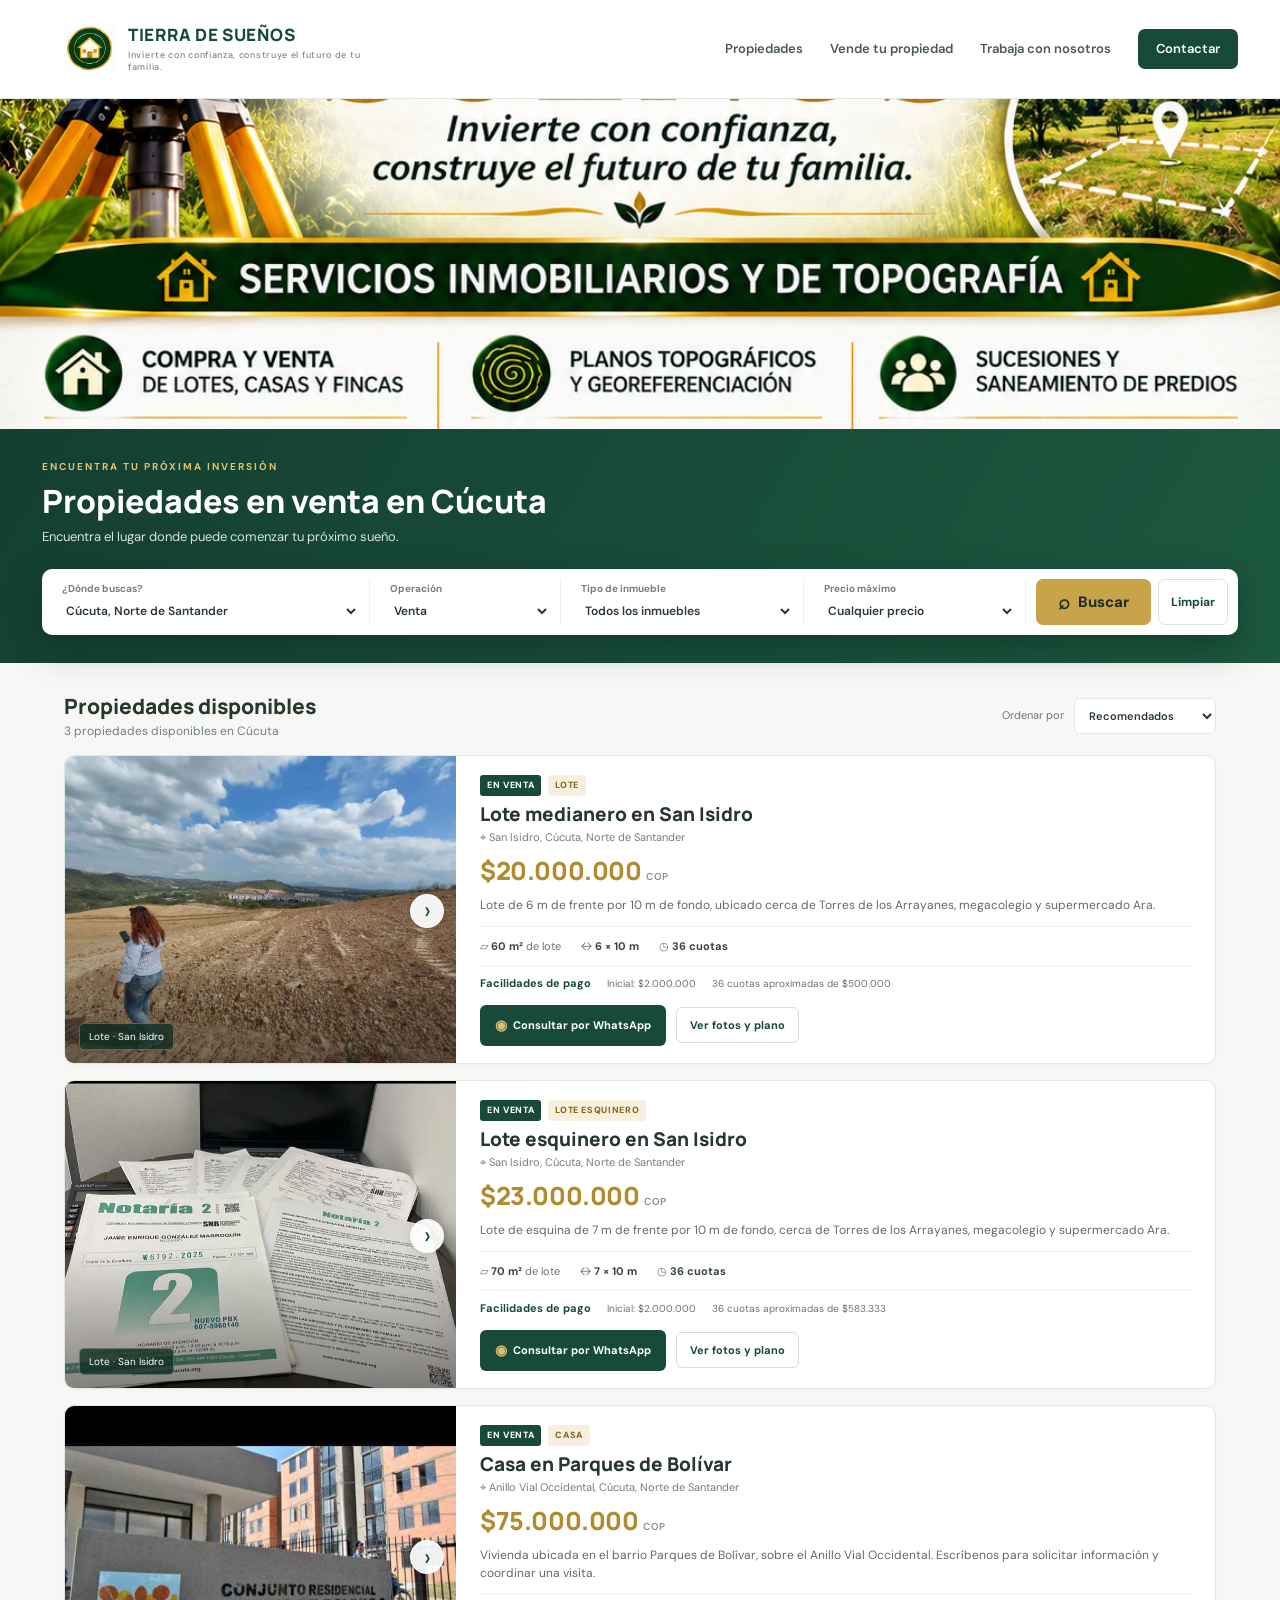
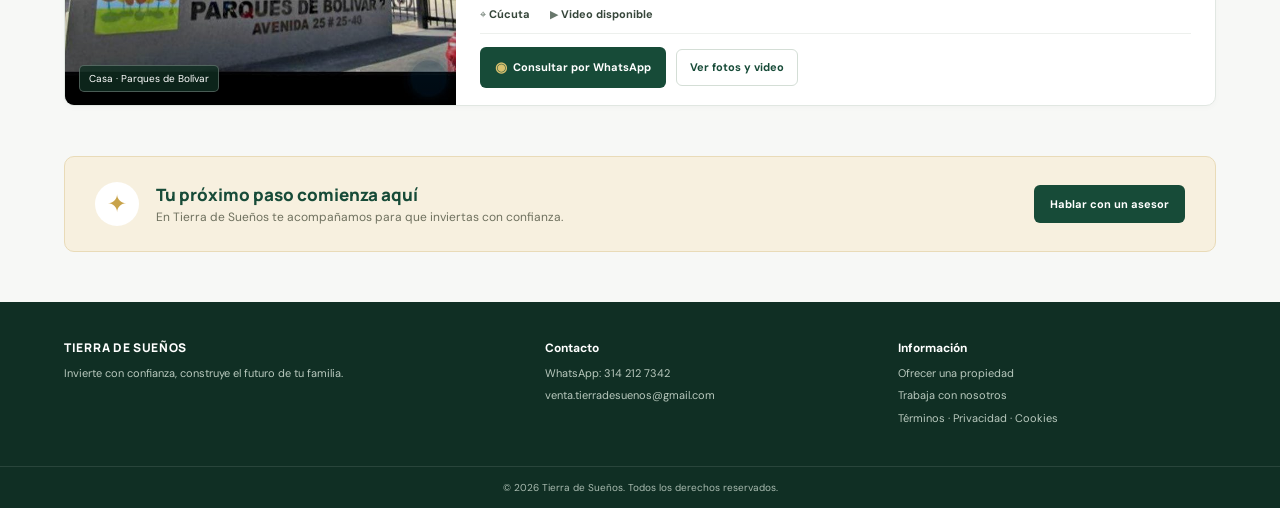
<file: index.html>
<!DOCTYPE html>
<html lang="es">
<head>
  <meta charset="UTF-8">
  <meta name="viewport" content="width=device-width, initial-scale=1.0">
  <meta name="description" content="Encuentra lotes y viviendas con Tierra de Sueños en Cúcuta. Invierte con confianza y construye el futuro de tu familia.">
  <title>Tierra de Sueños | Propiedades en Cúcuta</title>
  <link rel="stylesheet" href="style.css">
<style>
.property-row[hidden] { display:none !important; }
.empty-state[hidden] { display:none !important; }
/* Mantener la foto a la izquierda y los datos a la derecha en cada anuncio */
#listingList article.property-row { display:grid !important; grid-template-columns:minmax(270px,34%) minmax(0,1fr) !important; min-height:286px; }
#listingList article.property-row .property-media { display:block !important; position:relative; min-height:286px; height:100%; overflow:hidden; background:#e9eee9; }
#listingList article.property-row .main-photo { display:block; position:absolute; inset:0; width:100%; height:100%; min-height:286px; max-height:none; object-fit:cover; }
#listingList article.property-row .property-info { min-width:0; }
#listingList article.property-row .property-media.image-missing { display:flex !important; align-items:center; justify-content:center; }
#listingList article.property-row .property-media.image-missing .main-photo { display:none !important; }
@media(max-width:650px) {
 #listingList article.property-row { grid-template-columns:minmax(0,1fr) !important; }
 #listingList article.property-row .property-media { min-height:230px; height:230px; }
 #listingList article.property-row .main-photo { min-height:230px; }
}
</style>
</head>
<body>
<header class="site-header">
  <div class="header-inner">
    <a class="brand" href="index.html" aria-label="Tierra de Sueños, inicio">
      <img src="assets/logo/emblema.png" alt="Logo Tierra de Sueños" onerror="this.style.display='none'">
      <span><strong>TIERRA DE SUEÑOS</strong><small>Invierte con confianza, construye el futuro de tu familia.</small></span>
    </a>
    <button class="menu-toggle" id="menuToggle" aria-label="Abrir menú">☰</button>
    <nav id="mainNav">
      <a href="#propiedades">Propiedades</a>
      <a href="ofrecer-propiedad.html">Vende tu propiedad</a>
      <a href="trabaja-con-nosotros.html">Trabaja con nosotros</a>
      <a class="nav-contact" href="https://wa.me/573142127342" target="_blank" rel="noopener">Contactar</a>
    </nav>
  </div>
</header>

<main>
  <section class="brand-hero" aria-label="Portada Tierra de Sueños">
    <img src="assets/portada/portada-horizontal.png" alt="Tierra de Sueños: invierte con confianza, construye el futuro de tu familia." fetchpriority="high">
  </section>
  <section class="search-area">
    <div class="search-heading">
      <p class="eyebrow">ENCUENTRA TU PRÓXIMA INVERSIÓN</p>
      <h1>Propiedades en venta en Cúcuta</h1>
      <p>Encuentra el lugar donde puede comenzar tu próximo sueño.</p>
    </div>
    <form id="searchForm" class="filters">
      <label class="filter-field"><span>¿Dónde buscas?</span>
        <select id="locationFilter"><option value="all">Cúcuta, Norte de Santander</option><option value="san-isidro">San Isidro</option><option value="parques">Parques de Bolívar</option></select>
      </label>
      <label class="filter-field"><span>Operación</span>
        <select id="operationFilter"><option value="venta">Venta</option></select>
      </label>
      <label class="filter-field"><span>Tipo de inmueble</span>
        <select id="typeFilter"><option value="all">Todos los inmuebles</option><option value="lote">Lotes</option><option value="casa">Casas</option></select>
      </label>
      <label class="filter-field"><span>Precio máximo</span>
        <select id="priceFilter"><option value="all">Cualquier precio</option><option value="20000000">$20.000.000</option><option value="23000000">$23.000.000</option><option value="75000000">$75.000.000</option></select>
      </label>
      <div class="filter-actions" style="display:flex;gap:7px;align-items:stretch">
        <button class="search-button" type="submit"><span>⌕</span> Buscar</button>
        <button type="button" id="clearFilters" style="border:1px solid #d9e3dc;border-radius:7px;background:#fff;color:#174b38;font-size:12px;font-weight:700;padding:0 12px;cursor:pointer;white-space:nowrap">Limpiar</button>
      </div>
    </form>
  </section>

  <section class="results-wrap" id="propiedades">
    <div class="results-top">
      <div><h2>Propiedades disponibles</h2><p id="resultsCount">Explora nuestros inmuebles en venta</p></div>
      <label class="sort-field">Ordenar por
        <select id="sortFilter"><option value="recommended">Recomendados</option><option value="low">Menor precio</option><option value="high">Mayor precio</option></select>
      </label>
    </div>

    <div class="listing-list" id="listingList">
      <article class="property-row" data-type="lote" data-location="san-isidro" data-price="20000000">
        <div class="property-media">
          <img class="main-photo" src="assets/propiedades/lotes-san-isidro/fotos/img_01.jpeg" alt="Lote medianero en San Isidro" data-gallery="lot" onerror="this.closest('.property-media').classList.add('image-missing')">
          <span class="photo-count" data-count="lot">Lote · San Isidro</span>
          <button class="photo-next" data-next="lot" aria-label="Ver siguiente fotografía">›</button>
        </div>
        <div class="property-info">
          <div class="listing-tags"><span>EN VENTA</span><span class="tag-soft">LOTE</span></div>
          <h3>Lote medianero en San Isidro</h3>
          <p class="property-location">⌖ San Isidro, Cúcuta, Norte de Santander</p>
          <div class="price">$20.000.000 <small>COP</small></div>
          <p class="property-description">Lote de 6 m de frente por 10 m de fondo, ubicado cerca de Torres de los Arrayanes, megacolegio y supermercado Ara.</p>
          <div class="features"><span>▱ <b>60 m²</b> de lote</span><span>↔ <b>6 × 10 m</b></span><span>◷ <b>36 cuotas</b></span></div>
          <div class="payment"><strong>Facilidades de pago</strong><span>Inicial: $2.000.000</span><span>36 cuotas aproximadas de $500.000</span></div>
          <div class="property-actions"><a class="button-whatsapp" href="https://wa.me/573142127342?text=Hola%2C%20quiero%20informaci%C3%B3n%20sobre%20el%20lote%20medianero%20en%20San%20Isidro" target="_blank" rel="noopener">Consultar por WhatsApp</a><button class="details-button" data-details="lot">Ver fotos y plano</button></div>
        </div>
      </article>

      <article class="property-row" data-type="lote" data-location="san-isidro" data-price="23000000">
        <div class="property-media">
          <img class="main-photo" src="assets/propiedades/lotes-san-isidro/fotos/img_02.jpeg" alt="Lote esquinero en San Isidro" data-gallery="corner" onerror="this.closest('.property-media').classList.add('image-missing')">
          <span class="photo-count" data-count="corner">Lote · San Isidro</span>
          <button class="photo-next" data-next="corner" aria-label="Ver siguiente fotografía">›</button>
        </div>
        <div class="property-info">
          <div class="listing-tags"><span>EN VENTA</span><span class="tag-soft">LOTE ESQUINERO</span></div>
          <h3>Lote esquinero en San Isidro</h3>
          <p class="property-location">⌖ San Isidro, Cúcuta, Norte de Santander</p>
          <div class="price">$23.000.000 <small>COP</small></div>
          <p class="property-description">Lote de esquina de 7 m de frente por 10 m de fondo, cerca de Torres de los Arrayanes, megacolegio y supermercado Ara.</p>
          <div class="features"><span>▱ <b>70 m²</b> de lote</span><span>↔ <b>7 × 10 m</b></span><span>◷ <b>36 cuotas</b></span></div>
          <div class="payment"><strong>Facilidades de pago</strong><span>Inicial: $2.000.000</span><span>36 cuotas aproximadas de $583.333</span></div>
          <div class="property-actions"><a class="button-whatsapp" href="https://wa.me/573142127342?text=Hola%2C%20quiero%20informaci%C3%B3n%20sobre%20el%20lote%20esquinero%20en%20San%20Isidro" target="_blank" rel="noopener">Consultar por WhatsApp</a><button class="details-button" data-details="corner">Ver fotos y plano</button></div>
        </div>
      </article>

      <article class="property-row" data-type="casa" data-location="parques" data-price="75000000">
        <div class="property-media">
          <img class="main-photo" src="assets/casa-parques-de-bolivar/fotos/casa_parques_de_bolivar_foto_01.jpg" alt="Casa en Parques de Bolívar" data-gallery="house" onerror="this.closest('.property-media').classList.add('image-missing')">
          <span class="photo-count" data-count="house">Casa · Parques de Bolívar</span>
          <button class="photo-next" data-next="house" aria-label="Ver siguiente fotografía">›</button>
        </div>
        <div class="property-info">
          <div class="listing-tags"><span>EN VENTA</span><span class="tag-soft">CASA</span></div>
          <h3>Casa en Parques de Bolívar</h3>
          <p class="property-location">⌖ Anillo Vial Occidental, Cúcuta, Norte de Santander</p>
          <div class="price">$75.000.000 <small>COP</small></div>
          <p class="property-description">Vivienda ubicada en el barrio Parques de Bolívar, sobre el Anillo Vial Occidental. Escríbenos para solicitar información y coordinar una visita.</p>
          <div class="features"><span>⌖ <b>Cúcuta</b></span><span>▶ <b>Video disponible</b></span></div>
          <div class="property-actions"><a class="button-whatsapp" href="https://wa.me/573142127342?text=Hola%2C%20quiero%20informaci%C3%B3n%20sobre%20la%20casa%20en%20Parques%20de%20Bol%C3%ADvar" target="_blank" rel="noopener">Consultar por WhatsApp</a><button class="details-button" data-details="house">Ver fotos y video</button></div>
        </div>
      </article>
    </div>
    <div class="empty-state" id="emptyState" hidden>
      <strong>No encontramos propiedades con esa combinación de filtros.</strong>
      <p style="margin:8px 0 14px">Por ejemplo, los lotes están en San Isidro y la casa está en Parques de Bolívar. Cambia la ubicación o el tipo de inmueble.</p>
      <button type="button" id="clearFiltersEmpty" style="border:0;border-radius:6px;background:#174b38;color:#fff;font-weight:700;padding:10px 15px;cursor:pointer">Ver todas las propiedades</button>
    </div>
  </section>

  <section class="trust-strip">
    <div class="trust-mark">✦</div><div><h2>Tu próximo paso comienza aquí</h2><p>En Tierra de Sueños te acompañamos para que inviertas con confianza.</p></div>
    <a href="https://wa.me/573142127342" target="_blank" rel="noopener" class="trust-button">Hablar con un asesor</a>
  </section>
</main>

<footer class="site-footer">
  <div class="footer-main"><div class="footer-brand"><strong>TIERRA DE SUEÑOS</strong><p>Invierte con confianza, construye el futuro de tu familia.</p></div><div><strong>Contacto</strong><p><a href="https://wa.me/573142127342">WhatsApp: 314 212 7342</a></p><p><a href="mailto:venta.tierradesuenos@gmail.com">venta.tierradesuenos@gmail.com</a></p></div><div><strong>Información</strong><p><a href="ofrecer-propiedad.html">Ofrecer una propiedad</a></p><p><a href="trabaja-con-nosotros.html">Trabaja con nosotros</a></p><p><a href="terminos.html">Términos</a> · <a href="privacidad.html">Privacidad</a> · <a href="cookies.html">Cookies</a></p></div></div>
  <div class="footer-bottom">© 2026 Tierra de Sueños. Todos los derechos reservados.</div>
</footer>

<div class="modal" id="detailsModal" aria-hidden="true">
  <div class="modal-backdrop" data-close-modal></div>
  <section class="modal-panel" role="dialog" aria-modal="true" aria-labelledby="modalTitle">
    <button class="modal-close" data-close-modal aria-label="Cerrar">×</button>
    <h2 id="modalTitle">Fotos de la propiedad</h2>
    <div id="modalContent"></div>
  </section>
</div>
<script src="script.js"></script>
<script>
/* Corrección aislada del carrusel de fotos de la casa:
   usa las cuatro fotos con nombre confirmado y vuelve a la primera al terminar. */
(function () {
  const housePhotos = [
    "assets/casa-parques-de-bolivar/fotos/casa_parques_de_bolivar_foto_01.jpg",
    "assets/casa-parques-de-bolivar/fotos/casa_parques_de_bolivar_foto_02.jpg",
    "assets/casa-parques-de-bolivar/fotos/casa_parques_de_bolivar_foto_03.jpg",
    "assets/casa-parques-de-bolivar/fotos/casa_parques_de_bolivar_foto_04.jpg"
  ];

  document.addEventListener("click", function (event) {
    const button = event.target.closest('[data-next="house"]');
    if (!button) return;

    // Evita que el manejador anterior intente cargar una foto con nombre incorrecto.
    event.preventDefault();
    event.stopImmediatePropagation();

    const card = button.closest(".property-row");
    const image = card && card.querySelector('[data-gallery="house"]');
    const media = image && image.closest(".property-media");
    if (!image || !media) return;

    let index = Number(image.dataset.housePhotoIndex || "0");
    index = (index + 1) % housePhotos.length;

    // Si una foto falla al cargar, intenta la siguiente sin dejar el carrusel bloqueado.
    let attempts = 0;
    function showPhoto(nextIndex) {
      image.dataset.housePhotoIndex = String(nextIndex);
      image.onload = function () {
        image.style.display = "block";
        media.classList.remove("image-missing");
      };
      image.onerror = function () {
        attempts += 1;
        if (attempts < housePhotos.length) {
          showPhoto((nextIndex + 1) % housePhotos.length);
        }
      };
      image.src = housePhotos[nextIndex];
    }
    showPhoto(index);
  }, true);
})();
</script>

</body>
</html>
</file>
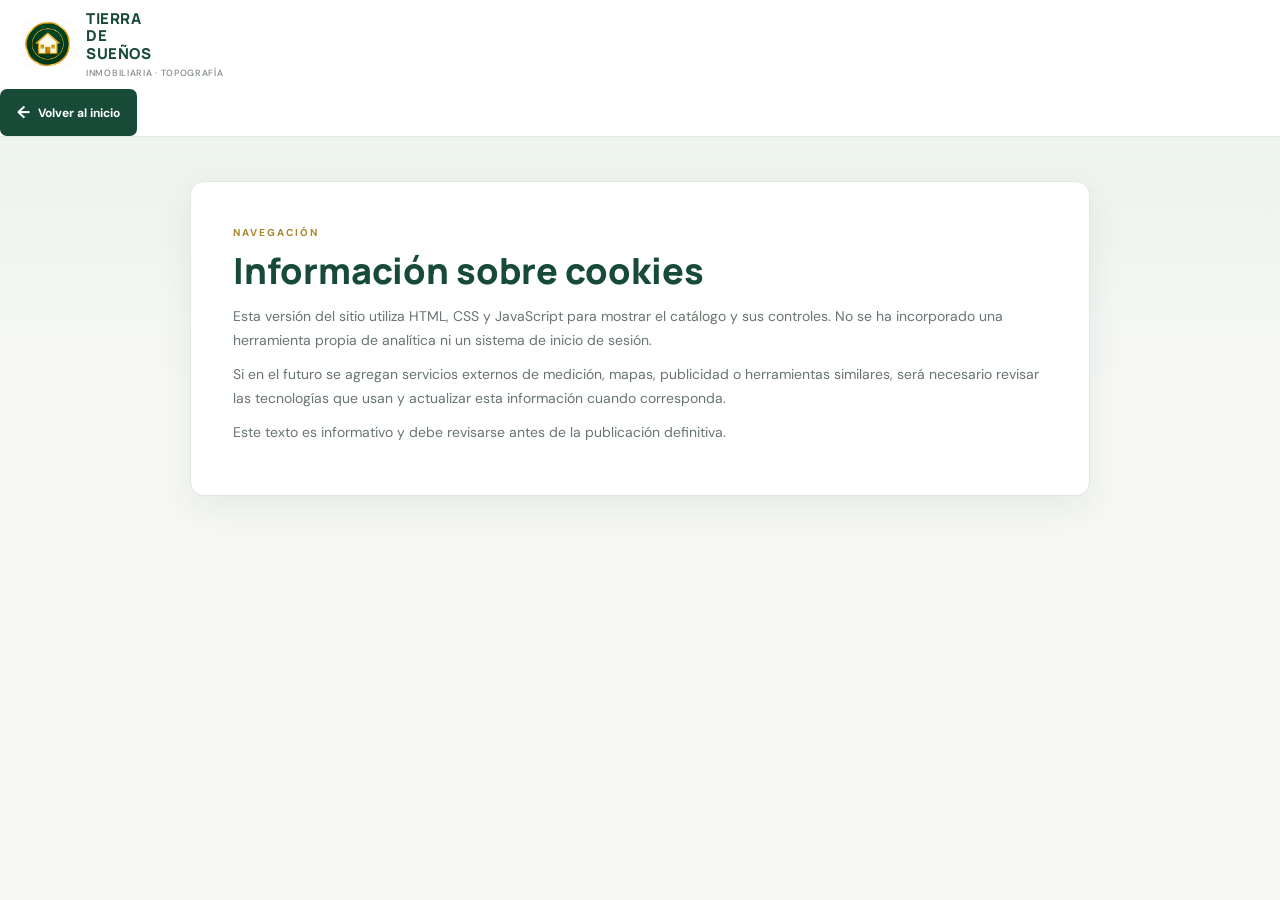
<file: cookies.html>
<!doctype html><html lang="es"><head><meta charset="utf-8"><meta name="viewport" content="width=device-width,initial-scale=1"><title>Cookies | TIERRA DE SUEÑOS</title><link rel="icon" href="assets/logo/emblema.png"><link rel="stylesheet" href="style.css"></head><body><header class="site-header"><a class="brand" href="index.html"><img src="assets/logo/emblema.png" alt=""><span>TIERRA <i>DE</i> SUEÑOS<small>INMOBILIARIA · TOPOGRAFÍA</small></span></a><a class="nav-cta" href="index.html">Volver al inicio</a></header><main class="legal-page section-wrap"><article class="legal-card"><p class="eyebrow green">NAVEGACIÓN</p><h1>Información sobre cookies</h1><p>Esta versión del sitio utiliza HTML, CSS y JavaScript para mostrar el catálogo y sus controles. No se ha incorporado una herramienta propia de analítica ni un sistema de inicio de sesión.</p><p>Si en el futuro se agregan servicios externos de medición, mapas, publicidad o herramientas similares, será necesario revisar las tecnologías que usan y actualizar esta información cuando corresponda.</p><p>Este texto es informativo y debe revisarse antes de la publicación definitiva.</p></article></main></body></html>
</file>
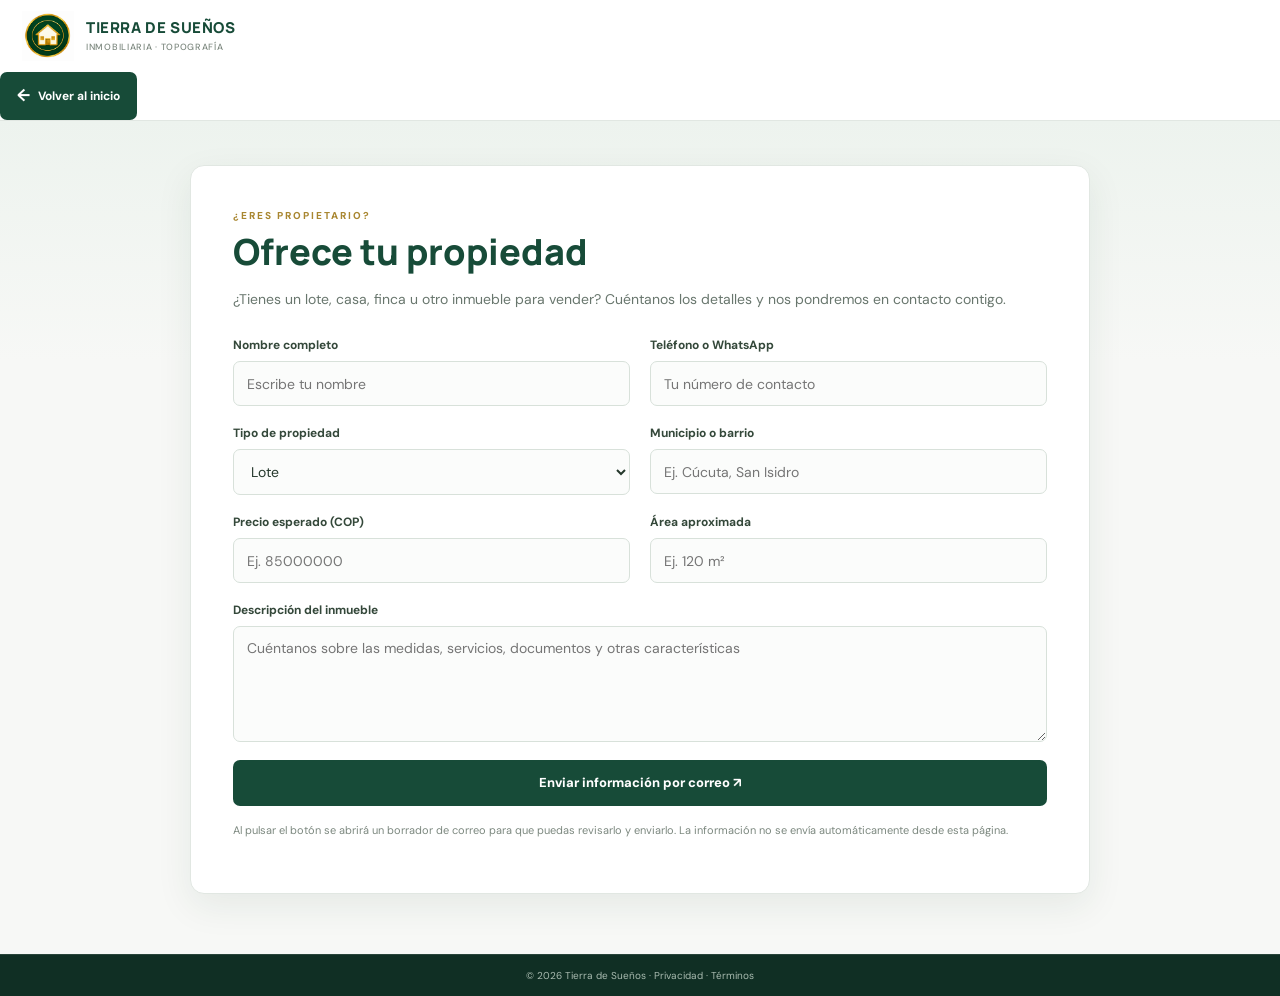
<file: ofrecer-propiedad.html>
<!doctype html>
<html lang="es">
<head>
  <meta charset="utf-8">
  <meta name="viewport" content="width=device-width, initial-scale=1">
  <meta name="description" content="Ofrece tu lote, casa, finca o inmueble a Tierra de Sueños.">
  <title>Ofrece tu propiedad | TIERRA DE SUEÑOS</title>
  <link rel="icon" href="assets/logo/emblema.png">
  <link rel="stylesheet" href="style.css">
</head>
<body>
<header class="site-header">
  <a class="brand" href="index.html" aria-label="Tierra de Sueños, volver al inicio">
    <img src="assets/logo/emblema.png" alt="Logo Tierra de Sueños">
    <span>TIERRA DE SUEÑOS<small>INMOBILIARIA · TOPOGRAFÍA</small></span>
  </a>
  <a class="nav-cta" href="index.html">Volver al inicio</a>
</header>
<main class="form-page">
  <section class="form-card">
    <p class="eyebrow">¿ERES PROPIETARIO?</p>
    <h1>Ofrece tu propiedad</h1>
    <p>¿Tienes un lote, casa, finca u otro inmueble para vender? Cuéntanos los detalles y nos pondremos en contacto contigo.</p>
    <form id="property-form" class="form-grid">
      <label>Nombre completo<input name="nombre" autocomplete="name" required placeholder="Escribe tu nombre"></label>
      <label>Teléfono o WhatsApp<input name="telefono" autocomplete="tel" required placeholder="Tu número de contacto"></label>
      <label>Tipo de propiedad<select name="tipo" required><option value="Lote">Lote</option><option value="Casa">Casa</option><option value="Finca">Finca</option><option value="Apartamento">Apartamento</option><option value="Otro inmueble">Otro inmueble</option></select></label>
      <label>Municipio o barrio<input name="ubicacion" required placeholder="Ej. Cúcuta, San Isidro"></label>
      <label>Precio esperado (COP)<input name="precio" inputmode="numeric" placeholder="Ej. 85000000"></label>
      <label>Área aproximada<input name="area" placeholder="Ej. 120 m²"></label>
      <label class="wide">Descripción del inmueble<textarea name="descripcion" rows="5" placeholder="Cuéntanos sobre las medidas, servicios, documentos y otras características"></textarea></label>
      <button class="wide" type="submit">Enviar información por correo ↗</button>
    </form>
    <p class="small-note">Al pulsar el botón se abrirá un borrador de correo para que puedas revisarlo y enviarlo. La información no se envía automáticamente desde esta página.</p>
  </section>
</main>
<footer class="site-footer">
  <div class="footer-bottom">© 2026 Tierra de Sueños · <a href="privacidad.html">Privacidad</a> · <a href="terminos.html">Términos</a></div>
</footer>
<script src="forms.js"></script>
</body>
</html>
</file>
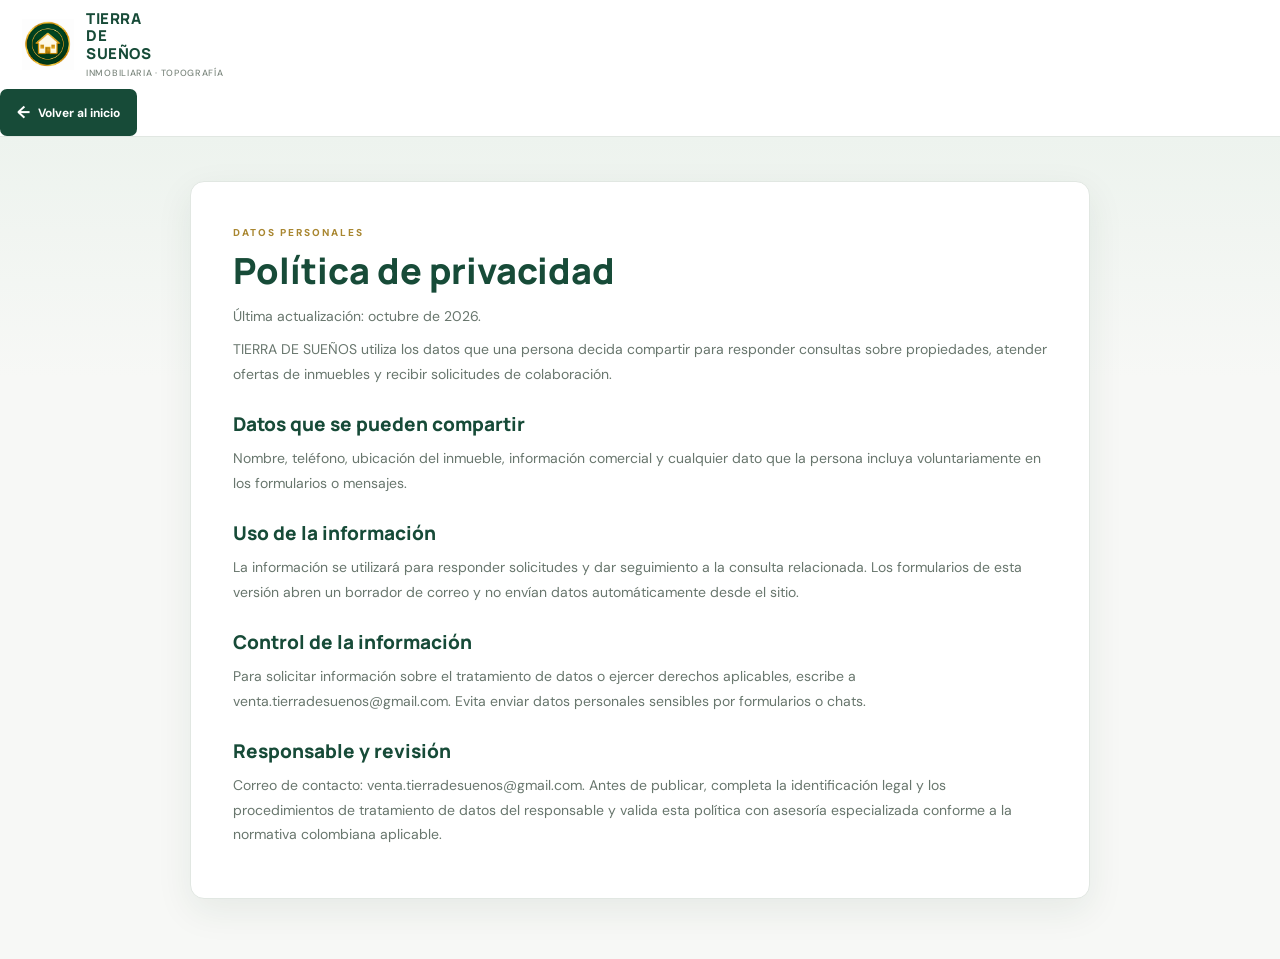
<file: privacidad.html>
<!doctype html><html lang="es"><head><meta charset="utf-8"><meta name="viewport" content="width=device-width,initial-scale=1"><title>Política de privacidad | TIERRA DE SUEÑOS</title><link rel="icon" href="assets/logo/emblema.png"><link rel="stylesheet" href="style.css"></head><body><header class="site-header"><a class="brand" href="index.html"><img src="assets/logo/emblema.png" alt=""><span>TIERRA <i>DE</i> SUEÑOS<small>INMOBILIARIA · TOPOGRAFÍA</small></span></a><a class="nav-cta" href="index.html">Volver al inicio</a></header><main class="legal-page section-wrap"><article class="legal-card"><p class="eyebrow green">DATOS PERSONALES</p><h1>Política de privacidad</h1><p>Última actualización: octubre de 2026.</p><p>TIERRA DE SUEÑOS utiliza los datos que una persona decida compartir para responder consultas sobre propiedades, atender ofertas de inmuebles y recibir solicitudes de colaboración.</p><h2>Datos que se pueden compartir</h2><p>Nombre, teléfono, ubicación del inmueble, información comercial y cualquier dato que la persona incluya voluntariamente en los formularios o mensajes.</p><h2>Uso de la información</h2><p>La información se utilizará para responder solicitudes y dar seguimiento a la consulta relacionada. Los formularios de esta versión abren un borrador de correo y no envían datos automáticamente desde el sitio.</p><h2>Control de la información</h2><p>Para solicitar información sobre el tratamiento de datos o ejercer derechos aplicables, escribe a venta.tierradesuenos@gmail.com. Evita enviar datos personales sensibles por formularios o chats.</p><h2>Responsable y revisión</h2><p>Correo de contacto: venta.tierradesuenos@gmail.com. Antes de publicar, completa la identificación legal y los procedimientos de tratamiento de datos del responsable y valida esta política con asesoría especializada conforme a la normativa colombiana aplicable.</p></article></main></body></html>
</file>
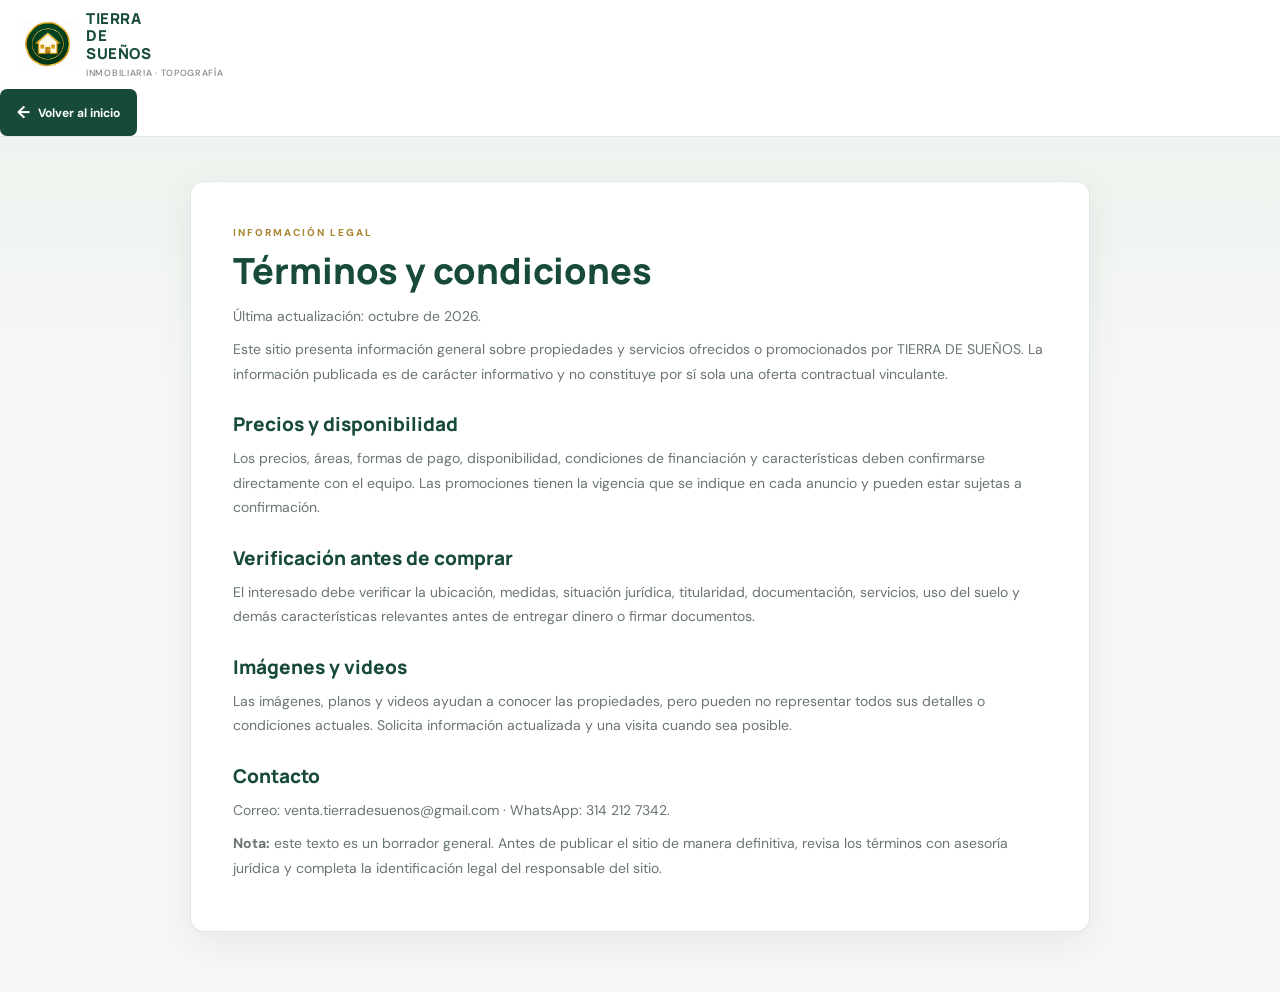
<file: terminos.html>
<!doctype html><html lang="es"><head><meta charset="utf-8"><meta name="viewport" content="width=device-width,initial-scale=1"><title>Términos y condiciones | TIERRA DE SUEÑOS</title><link rel="icon" href="assets/logo/emblema.png"><link rel="stylesheet" href="style.css"></head><body><header class="site-header"><a class="brand" href="index.html"><img src="assets/logo/emblema.png" alt=""><span>TIERRA <i>DE</i> SUEÑOS<small>INMOBILIARIA · TOPOGRAFÍA</small></span></a><a class="nav-cta" href="index.html">Volver al inicio</a></header><main class="legal-page section-wrap"><article class="legal-card"><p class="eyebrow green">INFORMACIÓN LEGAL</p><h1>Términos y condiciones</h1><p>Última actualización: octubre de 2026.</p><p>Este sitio presenta información general sobre propiedades y servicios ofrecidos o promocionados por TIERRA DE SUEÑOS. La información publicada es de carácter informativo y no constituye por sí sola una oferta contractual vinculante.</p><h2>Precios y disponibilidad</h2><p>Los precios, áreas, formas de pago, disponibilidad, condiciones de financiación y características deben confirmarse directamente con el equipo. Las promociones tienen la vigencia que se indique en cada anuncio y pueden estar sujetas a confirmación.</p><h2>Verificación antes de comprar</h2><p>El interesado debe verificar la ubicación, medidas, situación jurídica, titularidad, documentación, servicios, uso del suelo y demás características relevantes antes de entregar dinero o firmar documentos.</p><h2>Imágenes y videos</h2><p>Las imágenes, planos y videos ayudan a conocer las propiedades, pero pueden no representar todos sus detalles o condiciones actuales. Solicita información actualizada y una visita cuando sea posible.</p><h2>Contacto</h2><p>Correo: venta.tierradesuenos@gmail.com · WhatsApp: 314 212 7342.</p><p><strong>Nota:</strong> este texto es un borrador general. Antes de publicar el sitio de manera definitiva, revisa los términos con asesoría jurídica y completa la identificación legal del responsable del sitio.</p></article></main></body></html>
</file>
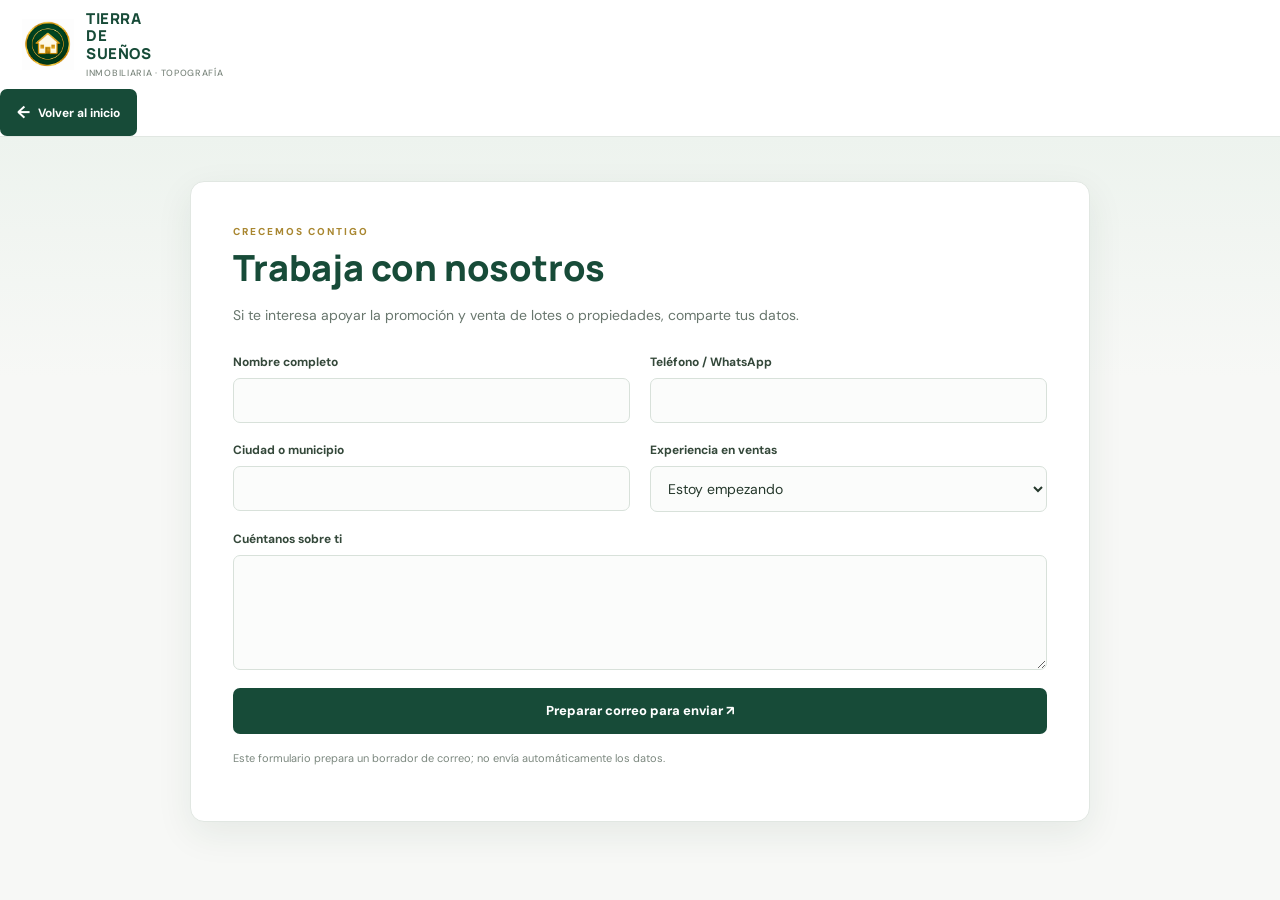
<file: trabaja-con-nosotros.html>
<!doctype html><html lang="es"><head><meta charset="utf-8"><meta name="viewport" content="width=device-width,initial-scale=1"><title>Trabaja con nosotros | TIERRA DE SUEÑOS</title><link rel="icon" href="assets/logo/emblema.png"><link rel="stylesheet" href="style.css"></head><body>
<header class="site-header"><a class="brand" href="index.html"><img src="assets/logo/emblema.png" alt=""><span>TIERRA <i>DE</i> SUEÑOS<small>INMOBILIARIA · TOPOGRAFÍA</small></span></a><a class="nav-cta" href="index.html">Volver al inicio</a></header>
<main class="form-page"><section class="form-card"><p class="eyebrow green">CRECEMOS CONTIGO</p><h1>Trabaja con nosotros</h1><p>Si te interesa apoyar la promoción y venta de lotes o propiedades, comparte tus datos.</p>
<form id="work-form" class="form-grid"><label>Nombre completo<input name="nombre" required></label><label>Teléfono / WhatsApp<input name="telefono" required></label><label>Ciudad o municipio<input name="ciudad" required></label><label>Experiencia en ventas<select name="experiencia"><option>Estoy empezando</option><option>Menos de un año</option><option>1 a 3 años</option><option>Más de 3 años</option></select></label><label class="wide">Cuéntanos sobre ti<textarea name="descripcion" rows="4"></textarea></label><button class="button button-green wide" type="submit">Preparar correo para enviar ↗</button></form><p class="small-note">Este formulario prepara un borrador de correo; no envía automáticamente los datos.</p></section></main><script src="forms.js"></script></body></html>
</file>
<file: style.css>
@import url('https://fonts.googleapis.com/css2?family=DM+Sans:wght@400;500;600;700&family=Manrope:wght@400;500;600;700;800&display=swap');
:root{--green:#174b38;--green-dark:#103b2c;--green-light:#eaf2ed;--gold:#c8a34a;--gold-light:#f7f0df;--ink:#24322c;--muted:#718078;--line:#e1e7e2;--paper:#f7f8f6;--white:#fff;--shadow:0 7px 24px rgba(25,55,40,.07)}
*{box-sizing:border-box}html{scroll-behavior:smooth}body{margin:0;background:var(--paper);color:var(--ink);font-family:'DM Sans',Arial,sans-serif;font-size:15px;line-height:1.5}a{color:inherit;text-decoration:none}button,select{font:inherit}.site-header{background:#fff;border-bottom:1px solid var(--line);position:sticky;top:0;z-index:10}.header-inner{max-width:1240px;margin:auto;padding:13px 22px;display:flex;align-items:center;justify-content:space-between;gap:28px}.brand{display:flex;align-items:center;gap:12px;min-width:280px}.brand img{width:54px;height:54px;object-fit:contain}.brand span{display:flex;flex-direction:column}.brand strong,.footer-brand strong{font-family:Manrope,sans-serif;font-size:17px;letter-spacing:.7px;color:var(--green);font-weight:800}.brand small{font-size:10px;color:#7d887f;max-width:260px}nav{display:flex;align-items:center;gap:27px;font-size:13px;font-weight:600;color:#4a5a50}nav a:hover{color:var(--green)}.nav-contact{background:var(--green);color:#fff;padding:10px 18px;border-radius:7px}.nav-contact:hover{color:#fff;background:var(--green-dark)}.menu-toggle{display:none;background:none;border:0;font-size:25px;color:var(--green)}
.search-area{background:linear-gradient(120deg,#143f30,#1c5840);color:#fff;padding:30px 22px 28px}.search-heading,.filters{max-width:1196px;margin:0 auto}.eyebrow{font-size:10px;letter-spacing:2px;font-weight:700;color:#e0c36f;margin:0 0 5px}.search-heading h1{font:800 clamp(24px,3vw,32px) Manrope,sans-serif;margin:0 0 4px}.search-heading>p:last-child{margin:0 0 22px;color:#d7e4dc;font-size:13px}.filters{display:grid;grid-template-columns:1.5fr .85fr 1.1fr 1fr auto;gap:10px;background:#fff;padding:10px;border-radius:10px;box-shadow:0 12px 32px #0b2c2080;color:var(--ink)}.filter-field{display:flex;flex-direction:column;gap:3px;padding:2px 10px;border-right:1px solid #edf0ed}.filter-field span{font-size:10px;font-weight:700;color:#748078}.filter-field select,.sort-field select{border:0;outline:0;background:#fff;color:#293a30;font-weight:600;font-size:12px;min-width:0;width:100%;padding:3px 0}.search-button{border:0;border-radius:7px;background:var(--gold);color:#1e2e22;font-weight:800;padding:0 22px;cursor:pointer;white-space:nowrap}.search-button span{font-size:20px;vertical-align:-2px;margin-right:5px}
.results-wrap{max-width:1196px;margin:29px auto 50px;padding:0 22px}.results-top{display:flex;align-items:center;justify-content:space-between;margin-bottom:15px;gap:15px}.results-top h2{font:800 21px Manrope,sans-serif;margin:0 0 2px;color:#26372d}.results-top p{font-size:12px;color:var(--muted);margin:0}.sort-field{display:flex;align-items:center;gap:10px;color:#69766e;font-size:11px}.sort-field select{border:1px solid var(--line);border-radius:6px;padding:9px 25px 9px 10px;width:auto;font-size:11px}.listing-list{display:flex;flex-direction:column;gap:16px}.property-row{background:#fff;border:1px solid var(--line);border-radius:10px;overflow:hidden;display:grid;grid-template-columns:minmax(270px,34%) minmax(0,1fr);min-height:286px;box-shadow:0 2px 6px rgba(20,55,35,.025);transition:box-shadow .2s,border-color .2s}.property-row:hover{box-shadow:var(--shadow);border-color:#c7d6cb}.property-media{position:relative;background:#e9eee9;min-height:286px;overflow:hidden}.main-photo{width:100%;height:100%;min-height:286px;max-height:350px;position:absolute;inset:0;object-fit:cover;transition:transform .35s}.property-row:hover .main-photo{transform:scale(1.025)}.property-media:after{content:"";position:absolute;inset:55% 0 0;background:linear-gradient(transparent,rgba(0,0,0,.43));pointer-events:none}.photo-count{position:absolute;bottom:13px;left:14px;z-index:1;background:#102e22c9;color:#fff;border:1px solid #ffffff40;border-radius:5px;padding:5px 9px;font-size:10px}.photo-next{position:absolute;z-index:2;right:12px;top:45%;width:34px;height:34px;border:1px solid #ffffffa8;border-radius:50%;background:#ffffffed;color:var(--green);font-size:25px;line-height:25px;cursor:pointer;box-shadow:0 2px 8px #0002}.image-missing .main-photo{display:none}.image-missing{background:linear-gradient(140deg,#e8eee8,#d4e0d5);display:flex;align-items:center;justify-content:center}.image-missing:before{content:"TIERRA DE SUEÑOS";color:var(--green);font:800 17px Manrope,sans-serif;letter-spacing:1px}.image-missing:after{content:"";display:none}.property-info{padding:19px 24px 17px;display:flex;flex-direction:column;align-items:flex-start}.listing-tags{display:flex;gap:7px;align-items:center;margin-bottom:5px}.listing-tags span{font-size:9px;font-weight:800;letter-spacing:.65px;color:#fff;background:var(--green);padding:4px 7px;border-radius:3px}.listing-tags .tag-soft{background:var(--gold-light);color:#85671e}.property-info h3{font:800 19px Manrope,sans-serif;color:#27372d;margin:0 0 2px}.property-location{color:#738078;font-size:11px;margin:0 0 7px}.price{font:800 25px Manrope,sans-serif;color:#b18b30;letter-spacing:-.4px;margin:0 0 8px}.price small{font:600 10px 'DM Sans',sans-serif;color:#879187;letter-spacing:.4px}.property-description{font-size:12px;color:#5f6c63;margin:0 0 12px;max-width:720px}.features{display:flex;flex-wrap:wrap;gap:8px 20px;padding:11px 0;border-top:1px solid #edf0ed;border-bottom:1px solid #edf0ed;width:100%;font-size:11px;color:#68776c}.features b{color:#36463a;font-weight:700}.payment{display:flex;flex-wrap:wrap;align-items:center;gap:6px 16px;margin-top:9px;font-size:10px;color:#68766c}.payment strong{color:var(--green);font-size:11px}.property-actions{display:flex;gap:10px;align-items:center;flex-wrap:wrap;margin-top:auto;padding-top:13px}.button-whatsapp{background:var(--green);color:#fff;font-size:11px;font-weight:700;padding:10px 15px;border-radius:6px;display:inline-flex;align-items:center;gap:6px}.button-whatsapp:hover{background:var(--green-dark)}.button-whatsapp:before{content:"◉";font-size:14px;color:#d8c16e}.details-button{border:1px solid #d4ded6;background:#fff;color:var(--green);border-radius:6px;padding:9px 13px;font-size:11px;font-weight:700;cursor:pointer}.details-button:hover{background:var(--green-light)}.empty-state{background:#fff;border:1px dashed #ccd8ce;padding:35px;text-align:center;color:#718078;border-radius:10px}.trust-strip{max-width:1152px;margin:0 auto 50px;padding:25px 30px;background:var(--gold-light);border:1px solid #e9dbb8;border-radius:10px;display:flex;align-items:center;gap:17px}.trust-mark{width:44px;height:44px;display:grid;place-items:center;background:#fff;border-radius:50%;color:var(--gold);font-size:24px}.trust-strip h2{font:800 17px Manrope,sans-serif;margin:0;color:var(--green)}.trust-strip p{margin:2px 0 0;font-size:12px;color:#6e705e}.trust-button{margin-left:auto;white-space:nowrap;background:var(--green);color:#fff;padding:11px 16px;border-radius:6px;font-size:11px;font-weight:700}.site-footer{background:#102f24;color:#d6e0d9}.footer-main{max-width:1196px;margin:auto;padding:34px 22px;display:grid;grid-template-columns:1.4fr 1fr 1fr;gap:35px}.footer-brand strong{color:#e3c267}.footer-main p{font-size:11px;color:#b9c9be;margin:6px 0}.footer-main>div>strong{font-size:12px;color:#fff}.footer-main a:hover{color:#e3c267}.footer-bottom{text-align:center;border-top:1px solid #ffffff1b;padding:13px;font-size:10px;color:#a9bbb0}.modal{display:none;position:fixed;inset:0;z-index:30;align-items:center;justify-content:center;padding:20px}.modal.open{display:flex}.modal-backdrop{position:absolute;inset:0;background:#071b12b8}.modal-panel{position:relative;z-index:1;background:#fff;border-radius:12px;width:min(760px,100%);max-height:90vh;overflow:auto;padding:25px;box-shadow:0 20px 70px #0004}.modal-panel h2{font:800 22px Manrope,sans-serif;color:var(--green);margin:0 40px 15px 0}.modal-close{position:absolute;right:14px;top:10px;border:0;background:#edf2ee;color:var(--green);width:34px;height:34px;border-radius:50%;font-size:24px;cursor:pointer}.modal-gallery{display:grid;grid-template-columns:repeat(3,1fr);gap:10px}.modal-gallery img{width:100%;height:150px;object-fit:cover;border-radius:6px;background:#eef2ee}.modal-gallery a{display:block}.modal-video{width:100%;max-height:420px;background:#111;border-radius:8px}.modal-plan{max-width:100%;max-height:70vh;object-fit:contain}.modal-note{font-size:12px;color:#69766e}
@media(max-width:900px){.header-inner{gap:10px}.brand{min-width:0}.brand small{max-width:220px}nav{gap:13px}.filters{grid-template-columns:repeat(2,minmax(0,1fr))}.search-button{min-height:45px}.property-row{grid-template-columns: minmax(220px,34%) minmax(0,1fr)}.property-info{padding:16px}.property-info h3{font-size:17px}.price{font-size:23px}.features{gap:7px 12px}.trust-strip{margin-left:22px;margin-right:22px}}
@media(max-width:650px){.header-inner{padding:10px 15px}.brand img{width:44px;height:44px}.brand strong{font-size:14px}.brand small{font-size:9px;max-width:220px}.menu-toggle{display:block}nav{display:none;position:absolute;top:64px;left:0;right:0;background:#fff;padding:15px 20px 20px;box-shadow:0 8px 15px #0001;align-items:stretch;flex-direction:column;gap:15px}nav.open{display:flex}.nav-contact{text-align:center}.search-area{padding:25px 15px}.search-heading h1{font-size:25px}.search-heading>p:last-child{font-size:12px;margin-bottom:17px}.filters{grid-template-columns:1fr 1fr;gap:6px;padding:8px}.filter-field{padding:6px;border-right:0;border-bottom:1px solid #edf0ed}.filter-field select{font-size:11px}.search-button{grid-column:1/-1;padding:12px}.results-wrap{padding:0 13px;margin-top:22px}.results-top{align-items:flex-start}.results-top h2{font-size:18px}.sort-field{flex-direction:column;align-items:flex-start;gap:3px}.property-row{grid-template-columns:1fr}.property-media{min-height:230px;height:230px}.main-photo{min-height:230px}.property-info{padding:17px}.property-info h3{font-size:18px}.property-description{font-size:12px}.payment{gap:5px 10px}.property-actions{width:100%}.button-whatsapp{flex:1;justify-content:center}.details-button{flex:1}.trust-strip{margin:0 13px 30px;padding:18px;align-items:flex-start;flex-wrap:wrap}.trust-mark{width:37px;height:37px;flex-shrink:0}.trust-strip>div:nth-child(2){flex:1;min-width:180px}.trust-strip h2{font-size:15px}.trust-button{margin-left:54px}.footer-main{grid-template-columns:1fr;gap:18px;padding:27px 18px}.modal-panel{padding:20px 15px}.modal-gallery{grid-template-columns:repeat(2,1fr)}.modal-gallery img{height:120px}}


/* Estilos compartidos para las páginas secundarias y formularios */
.site-header:has(.nav-cta){background:#fff;border-bottom:1px solid var(--line);position:sticky;top:0;z-index:10}
.site-header:has(.nav-cta) .header-inner{max-width:1196px;margin:auto}
.site-header .brand{display:flex;align-items:center;gap:12px;min-width:0;padding:10px 22px}
.site-header .brand img{width:52px;height:52px;object-fit:contain;flex-shrink:0}
.site-header .brand span{display:flex;flex-direction:column;font:800 15px Manrope,sans-serif;line-height:1.15;letter-spacing:.6px;color:var(--green)}
.site-header .brand span i{font-style:normal;display:inline}
.site-header .brand small{font:500 9px 'DM Sans',sans-serif;letter-spacing:.7px;color:#7d887f;margin-top:5px}
.site-header .nav-cta{display:inline-flex;align-items:center;justify-content:center;margin:0 22px 0 auto;background:var(--green);color:#fff;border-radius:7px;padding:11px 17px;font-size:12px;font-weight:700;white-space:nowrap}
.site-header .nav-cta:before{content:"←";font-size:17px;margin-right:8px}
.site-header .nav-cta:hover{background:var(--green-dark)}
.form-page,.legal-page{min-height:calc(100vh - 150px);padding:44px 20px 60px;background:linear-gradient(180deg,#edf3ee 0,#f7f8f6 240px)}
.form-card,.legal-card{max-width:900px;margin:0 auto;background:#fff;border:1px solid var(--line);border-radius:14px;padding:clamp(22px,4vw,42px);box-shadow:0 12px 36px rgba(24,61,42,.08)}
.form-card .eyebrow,.legal-card .eyebrow{color:#a98731;font-size:10px;letter-spacing:2px;font-weight:800;margin:0 0 7px}
.form-card h1,.legal-card h1{font:800 clamp(27px,4vw,36px) Manrope,sans-serif;color:var(--green);margin:0 0 12px;line-height:1.2}
.form-card>p:not(.eyebrow),.legal-card>p{font-size:14px;line-height:1.75;color:#68766d}
.form-grid{display:grid;grid-template-columns:repeat(2,minmax(0,1fr));gap:18px 20px;margin-top:25px}
.form-grid label{display:flex;flex-direction:column;gap:7px;font-size:12px;font-weight:700;color:#34483a;min-width:0}
.form-grid input,.form-grid select,.form-grid textarea{display:block;width:100%;min-width:0;border:1px solid #d8e1da;border-radius:7px;background:#fbfcfb;padding:12px 13px;color:#25382c;font:400 14px 'DM Sans',sans-serif;outline:none;transition:border-color .15s,box-shadow .15s}
.form-grid input,.form-grid select{min-height:45px}
.form-grid textarea{resize:vertical;min-height:115px}
.form-grid input:focus,.form-grid select:focus,.form-grid textarea:focus{border-color:var(--green);box-shadow:0 0 0 3px #174b3817;background:#fff}
.form-grid .wide{grid-column:1/-1}
.form-grid button.button,.form-grid button{border:0;background:var(--green);color:#fff;padding:13px 18px;border-radius:7px;font-size:13px;font-weight:800;cursor:pointer;min-height:46px}
.form-grid button:hover{background:var(--green-dark)}
.small-note{font-size:11px!important;color:#7c887f!important;margin-top:15px}
.legal-card h2{font:800 19px Manrope,sans-serif;color:var(--green);margin:25px 0 7px}
.legal-card p{margin:9px 0}
.legal-card a{color:var(--green);text-decoration:underline}
@media(max-width:600px){.site-header:has(.nav-cta){display:flex;align-items:center;justify-content:space-between}.site-header .brand{padding:10px 13px;gap:8px}.site-header .brand img{width:43px;height:43px}.site-header .brand span{font-size:13px}.site-header .brand small{font-size:8px}.site-header .nav-cta{margin:0 12px 0 0;padding:10px 11px;font-size:10px}.site-header .nav-cta:before{margin-right:5px}.form-page,.legal-page{padding:24px 12px 38px}.form-card,.legal-card{padding:22px 17px;border-radius:10px}.form-grid{grid-template-columns:1fr;gap:14px;margin-top:20px}.form-grid .wide{grid-column:auto}.form-card h1,.legal-card h1{font-size:27px}}


/* Portada horizontal de marca */
.brand-hero{width:100%;background:#123b2c;overflow:hidden;line-height:0}
.brand-hero img{display:block;width:100%;height:auto;max-height:330px;object-fit:cover;object-position:center}
@media(min-width:1500px){.brand-hero img{max-height:380px}}
@media(max-width:650px){.brand-hero img{width:100%;height:auto;max-height:190px;object-fit:cover;object-position:center}}
</file>
